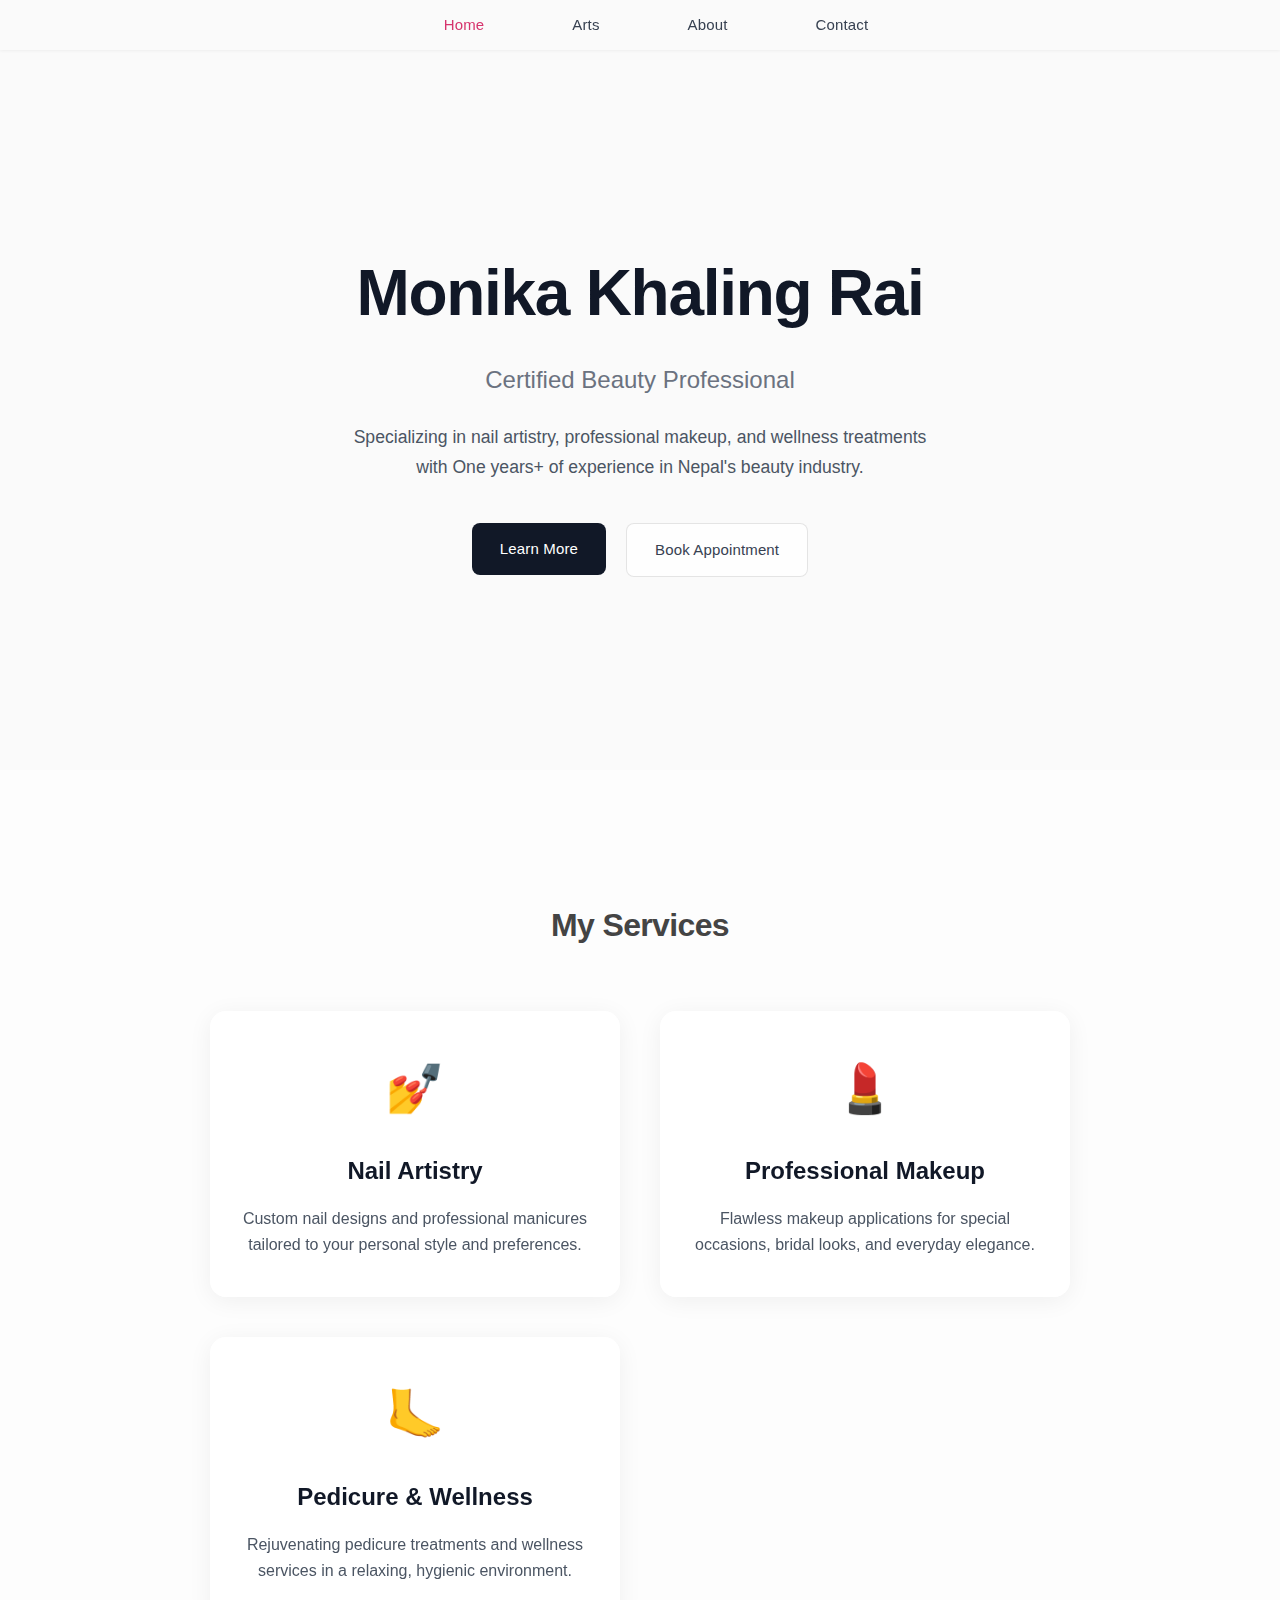
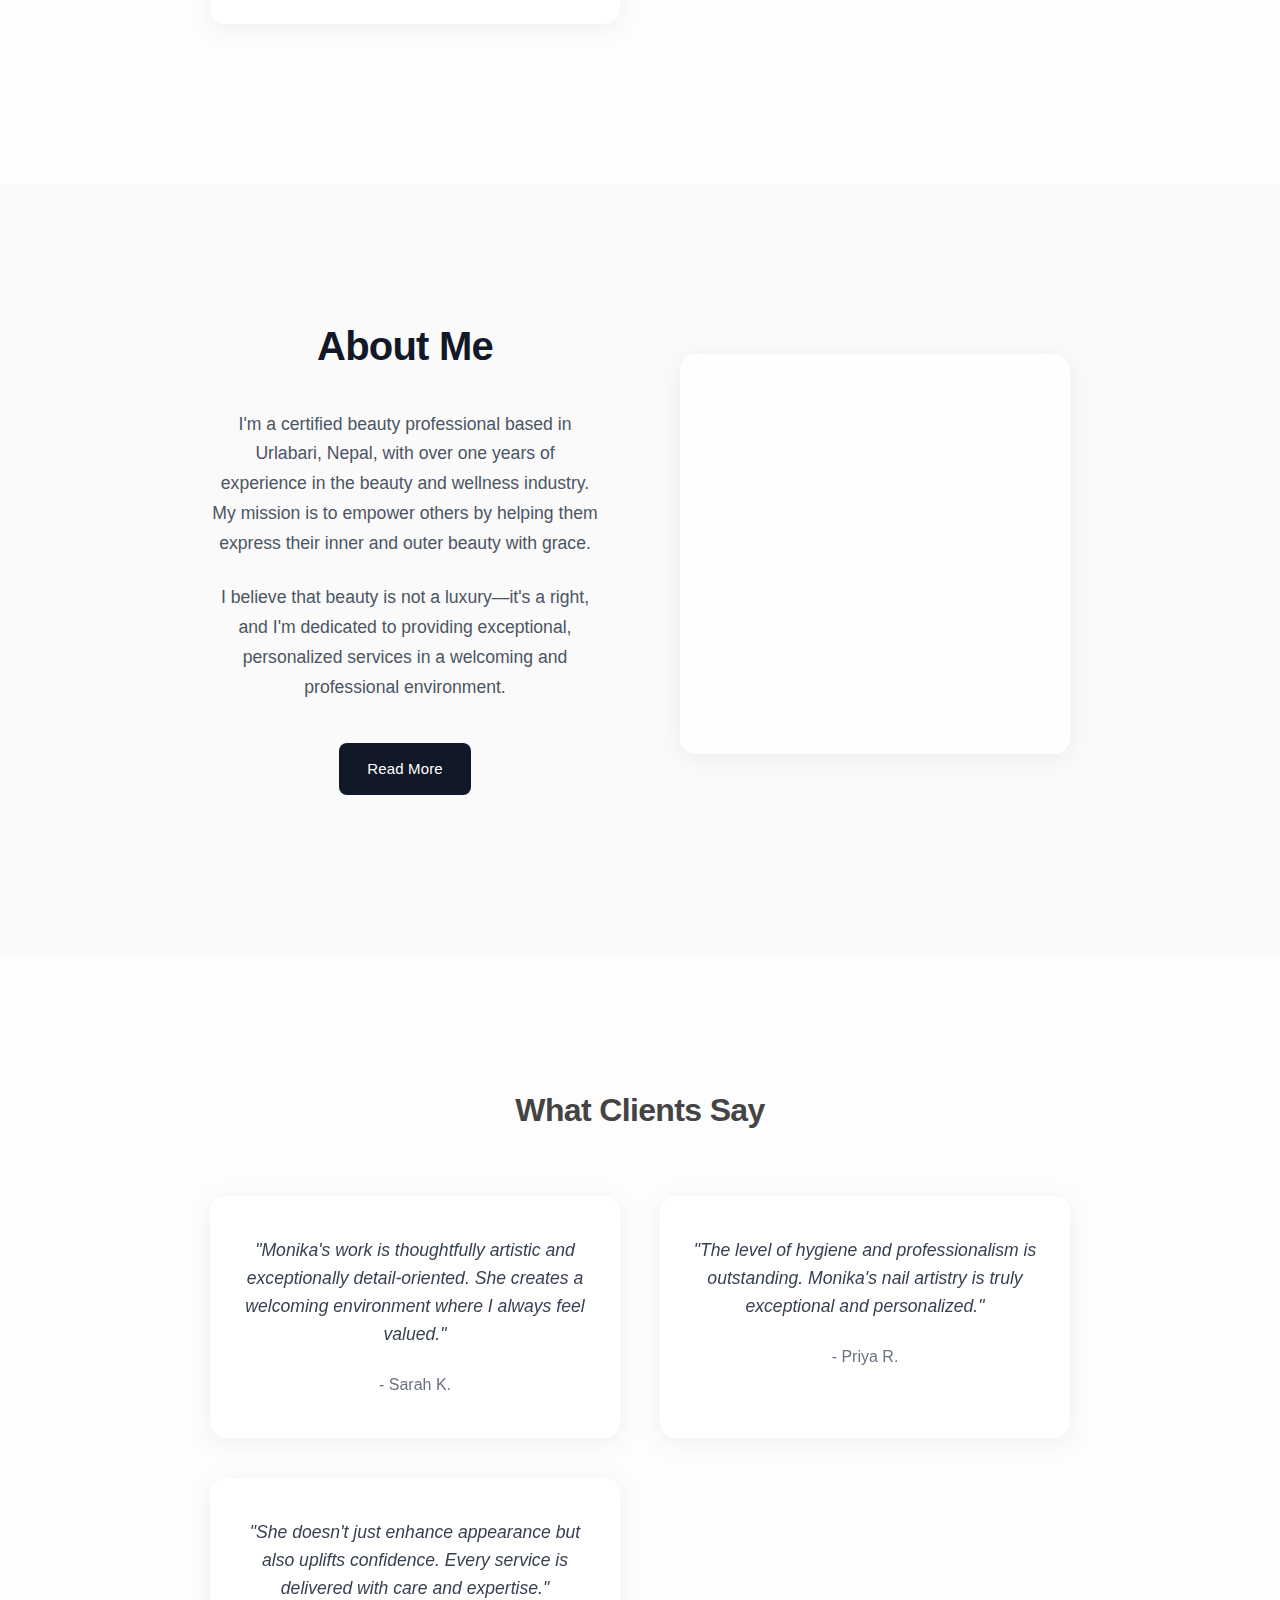
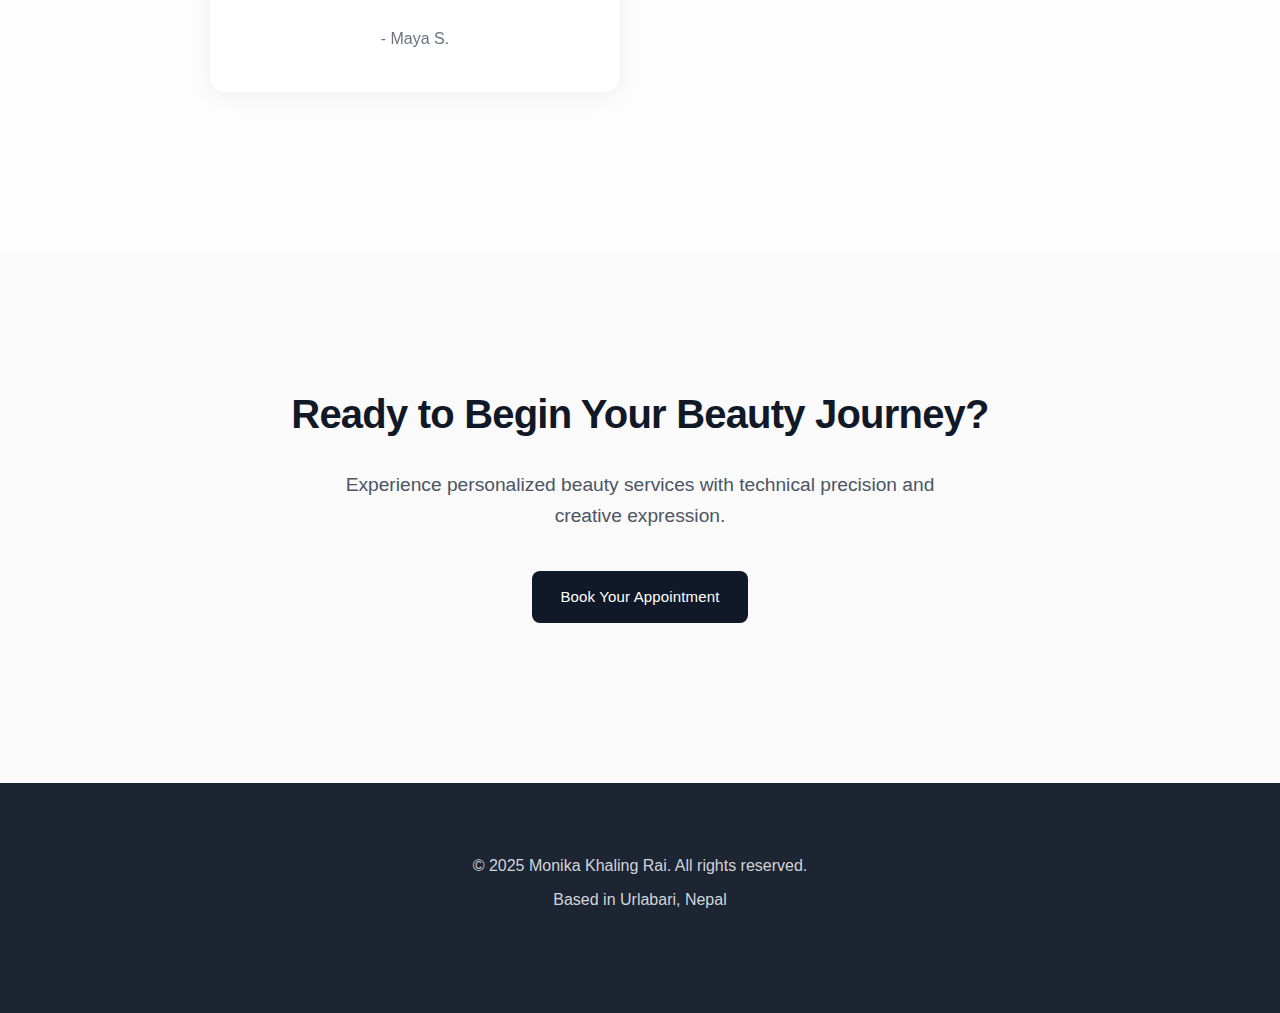
<file: index.html>
<!DOCTYPE html>
<html lang="en">
<head>
    <meta charset="UTF-8">
    <meta name="viewport" content="width=device-width, initial-scale=1.0">
    <title>Monika Khaling Rai - Beauty Professional</title>
    <link rel="stylesheet" href="styles.css">
</head>
<body>
    <div class="nav">
        <ul>
            <li><a href="index.html" class="active">Home</a></li>
            <li><a href="arts.html">Arts</a></li>
            <li><a href="about.html">About</a></li>
            <li><a href="contact.html">Contact</a></li>
        </ul>
    </div>

    <main class="homepage">
        <!-- Hero Section -->
        <section class="hero">
            <div class="hero-content">
                <h1 class="hero-title">Monika Khaling Rai</h1>
                <p class="hero-subtitle">Certified Beauty Professional</p>
                <p class="hero-description">Specializing in nail artistry, professional makeup, and wellness treatments with One years+ of experience in Nepal's beauty industry.</p>
                <div class="hero-buttons">
                    <a href="about.html" class="btn-primary">Learn More</a>
                    <a href="contact.html" class="btn-secondary">Book Appointment</a>
                </div>
            </div>
        </section>

        <!-- Services Section -->
        <section class="services">
            <div class="container">
                <h2 class="section-title">My Services</h2>
                <div class="services-grid">
                    <div class="service-card">
                        <div class="service-icon">💅</div>
                        <h3>Nail Artistry</h3>
                        <p>Custom nail designs and professional manicures tailored to your personal style and preferences.</p>
                    </div>
                    <div class="service-card">
                        <div class="service-icon">💄</div>
                        <h3>Professional Makeup</h3>
                        <p>Flawless makeup applications for special occasions, bridal looks, and everyday elegance.</p>
                    </div>
                    <div class="service-card">
                        <div class="service-icon">🦶</div>
                        <h3>Pedicure & Wellness</h3>
                        <p>Rejuvenating pedicure treatments and wellness services in a relaxing, hygienic environment.</p>
                    </div>
                </div>
            </div>
        </section>

        <!-- About Preview Section -->
        <section class="about-preview">
            <div class="container">
                <div class="about-content">
                    <div class="about-text">
                        <h2>About Me</h2>
                        <p>I'm a certified beauty professional based in Urlabari, Nepal, with over one years of experience in the beauty and wellness industry. My mission is to empower others by helping them express their inner and outer beauty with grace.</p>
                        <p>I believe that beauty is not a luxury—it's a right, and I'm dedicated to providing exceptional, personalized services in a welcoming and professional environment.</p>
                        <a href="about.html" class="btn-primary">Read More</a>
                    </div>
                    <div class="about-image">
                        <div class="image-placeholder">
                            <span></span>
                        </div>
                    </div>
                </div>
            </div>
        </section>

        <!-- Testimonials Section -->
        <section class="testimonials">
            <div class="container">
                <h2 class="section-title">What Clients Say</h2>
                <div class="testimonials-grid">
                    <div class="testimonial-card">
                        <p>"Monika's work is thoughtfully artistic and exceptionally detail-oriented. She creates a welcoming environment where I always feel valued."</p>
                        <div class="testimonial-author">- Sarah K.</div>
                    </div>
                    <div class="testimonial-card">
                        <p>"The level of hygiene and professionalism is outstanding. Monika's nail artistry is truly exceptional and personalized."</p>
                        <div class="testimonial-author">- Priya R.</div>
                    </div>
                    <div class="testimonial-card">
                        <p>"She doesn't just enhance appearance but also uplifts confidence. Every service is delivered with care and expertise."</p>
                        <div class="testimonial-author">- Maya S.</div>
                    </div>
                </div>
            </div>
        </section>

        <!-- CTA Section -->
        <section class="cta">
            <div class="container">
                <div class="cta-content">
                    <h2>Ready to Begin Your Beauty Journey?</h2>
                    <p>Experience personalized beauty services with technical precision and creative expression.</p>
                    <a href="contact.html" class="btn-primary">Book Your Appointment</a>
                </div>
            </div>
        </section>
    </main>

    <footer class="footer">
        <div class="container">
            <p>&copy; 2025 Monika Khaling Rai. All rights reserved.</p>
            <p>Based in Urlabari, Nepal</p>
        </div>
    </footer>
</body>

</html>
</file>
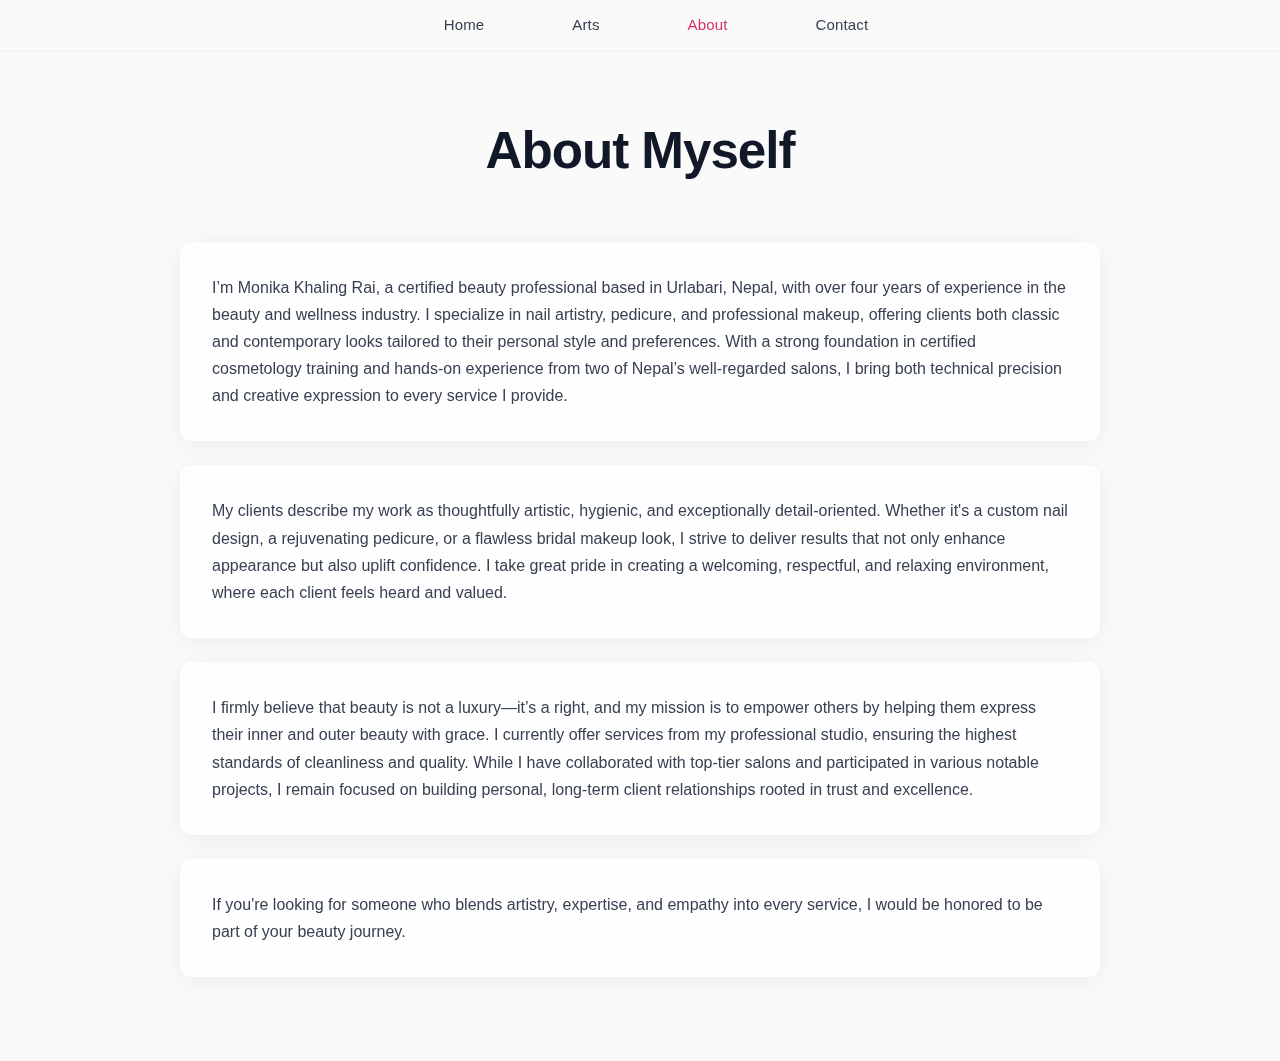
<file: about.html>
<!DOCTYPE html>
<html lang="en">
<head>
    <meta charset="UTF-8">
    <meta name="viewport" content="width=device-width, initial-scale=1.0">
    <title>Monika Khaling Rai</title>
</head>
<body>
    <link rel="stylesheet" href="styles.css">
    <div class="nav">
        <ul>
            <li><a href="index.html" >Home</a></li>
            <li><a href="arts.html">Arts</a></li>
            <li><a href="about.html" class="active">About</a></li>
            <li><a href="contact.html">Contact</a></li>
        </ul>


    </div>

<div class="int">
    <h3 class="line-i">About Myself</h3>
    <p class="first">I’m Monika Khaling Rai, a certified beauty professional based in Urlabari, Nepal, with over four years of experience in the beauty and wellness industry. I specialize in nail artistry, pedicure, and professional makeup, offering clients both classic and contemporary looks tailored to their personal style and preferences. With a strong foundation in certified cosmetology training and hands-on experience from two of Nepal’s well-regarded salons, I bring both technical precision and creative expression to every service I provide.</p>

    <p class="sec">My clients describe my work as thoughtfully artistic, hygienic, and exceptionally detail-oriented. Whether it's a custom nail design, a rejuvenating pedicure, or a flawless bridal makeup look, I strive to deliver results that not only enhance appearance but also uplift confidence. I take great pride in creating a welcoming, respectful, and relaxing environment, where each client feels heard and valued.</p>
    
    <p class="thir">I firmly believe that beauty is not a luxury—it’s a right, and my mission is to empower others by helping them express their inner and outer beauty with grace. I currently offer services from my professional studio, ensuring the highest standards of cleanliness and quality. While I have collaborated with top-tier salons and participated in various notable projects, I remain focused on building personal, long-term client relationships rooted in trust and excellence.</p>

    <p class="last">If you're looking for someone who blends artistry, expertise, and empathy into every service, I would be honored to be part of your beauty journey.

</p>
</div>
</body>
</html>
</file>
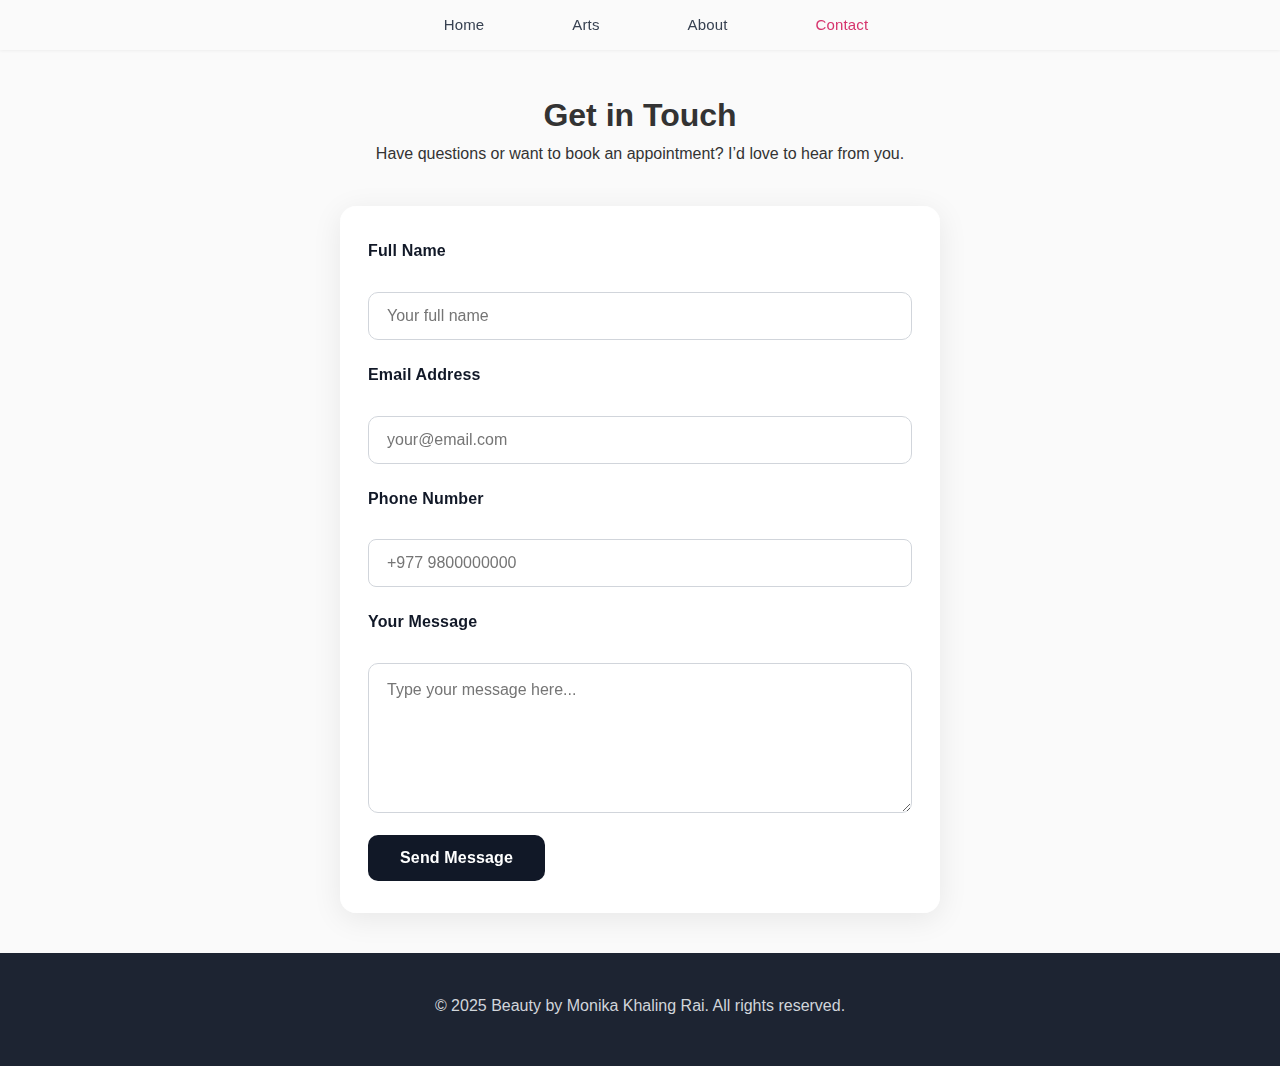
<file: contact.html>
<!DOCTYPE html>
<html lang="en">
<head>
  <meta charset="UTF-8" />
  <meta name="viewport" content="width=device-width, initial-scale=1" />
  <title>Contact | Beauty by Monika Khaling Rai</title>
  <link rel="stylesheet" href="styles.css" />
</head>
<body>

  <nav class="nav">
    <ul>
      <li><a href="index.html">Home</a></li>
      <li><a href="arts.html">Arts</a></li>
      <li><a href="about.html">About</a></li>
      <li><a href="contact.html" class="active">Contact</a></li>
    </ul>
  </nav>

  <section class="contact-hero">
    <h1>Get in Touch</h1>
    <p>Have questions or want to book an appointment? I’d love to hear from you.</p>
  </section>

  <section class="contact-section">
    <form id="contact-form" class="contact-form" action="https://formsubmit.co/mrai81051@gmail.com" method="POST">
      <input type="hidden" name="_captcha" value="false">
      <input type="hidden" name="_template" value="table">
      <input type="hidden" name="_next" value="thank-you.html" />

      <label for="name">Full Name</label>
      <input type="text" id="name" name="name" placeholder="Your full name" required />

      <label for="email">Email Address</label>
      <input type="email" id="email" name="email" placeholder="your@email.com" required />

      <label for="phone">Phone Number</label>
      <input type="tel" id="phone" name="phone" placeholder="+977 9800000000" required />

      <label for="message">Your Message</label>
      <textarea id="message" name="message" rows="5" placeholder="Type your message here..." required></textarea>

      <button type="submit" class="btn-primary">Send Message</button>
    </form>
  </section>

  <footer class="footer">
    <p>&copy; 2025 Beauty by Monika Khaling Rai. All rights reserved.</p>
  </footer>

  <script src="script.js"></script>
</body>
</html>
</file>
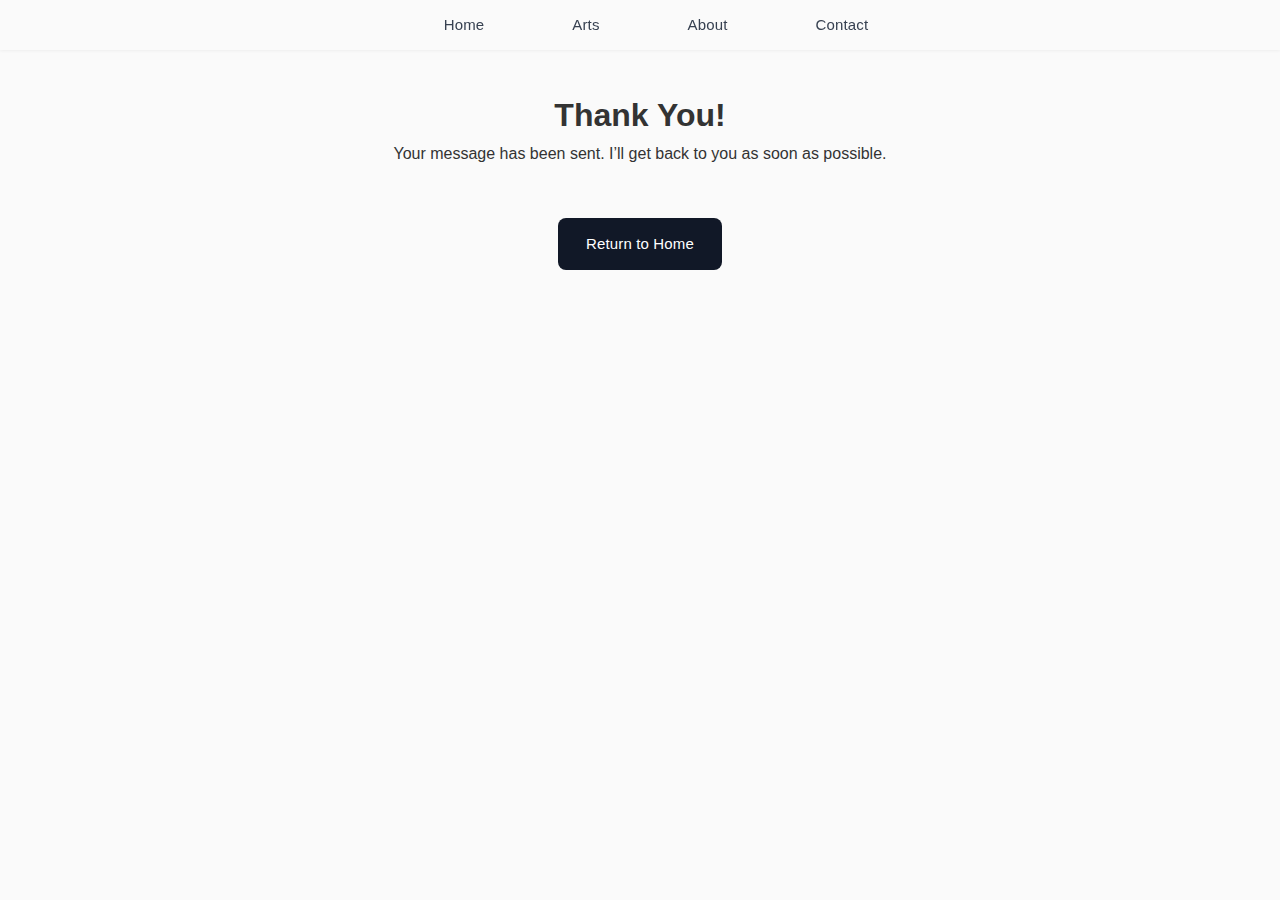
<file: thank-you.html>
<!DOCTYPE html>
<html lang="en">
<head>
  <meta charset="UTF-8" />
  <meta name="viewport" content="width=device-width, initial-scale=1" />
  <title>Thank You</title>
  <link rel="stylesheet" href="styles.css" />
</head>
<body>
  <nav class="nav">
    <ul>
      <li><a href="index.html">Home</a></li>
      <li><a href="arts.html">Arts</a></li>
      <li><a href="about.html">About</a></li>
      <li><a href="contact.html">Contact</a></li>
    </ul>
  </nav>

  <section class="contact-hero">
    <h1>Thank You!</h1>
    <p>Your message has been sent. I’ll get back to you as soon as possible.</p>

    <br>
    <br>
    
    <a href="index.html" class="btn-primary" id="btn">Return to Home</a>
  </section>

  <br>
  <br>

  
</body>
</html>
</file>
<file: styles.css>
* {
    margin: 0;
    padding: 0;
    box-sizing: border-box;
}

body {
    min-height: 100vh;
    width: 100%;
    background: linear-gradient(135deg, #fafafa, #f8fafc, #f1f5f9);
    background-size: 200% 200%;
    animation: gradientFlow 25s ease infinite;
    color: #1f2937;
    font-family: 'Segoe UI', -apple-system, BlinkMacSystemFont, 'Inter', sans-serif;
    line-height: 1.6;
    overflow-x: hidden;
}

@keyframes gradientFlow {
    0% { background-position: 0% 50%; }
    50% { background-position: 100% 50%; }
    100% { background-position: 0% 50%; }
}

/* Remove particle animation - too colorful */

/* Navigation Styles */
.nav {
    background: rgba(248, 250, 252, 0.95);
    backdrop-filter: blur(8px);
    position: sticky;
    top: 0;
    z-index: 100;
    padding: 18px 0;
    box-shadow: 0 1px 3px rgba(0, 0, 0, 0.05);
}

.nav ul {
    display: flex;
    justify-content: flex-end;
    align-items: center;
    list-style: none;
    margin: 0;
    padding: 0 40px;
    max-width: 1200px;
    margin-left: auto;
    margin-right: auto;
}

.nav li {
    list-style: none;
    margin-left: 32px;
}

.nav li a {
    text-decoration: none;
    color: #374151;
    font-weight: 500;
    font-size: 15px;
    padding: 8px 16px;
    border-radius: 6px;
    transition: all 0.2s ease;
    letter-spacing: 0.01em;
}

.nav li a:hover {
    color: #111827;
    background: rgba(0, 0, 0, 0.04);
    transform: translateY(-1px);
}

/* Main content container */
.int {
    max-width: 1000px;
    margin: 0 auto;
    padding: 60px 40px;
}

/* header section */
.line-i {
    text-align: center;
    font-weight: 600;
    font-size: 3.2rem;
    margin-bottom: 50px;
    color: #111827;
    animation: fadeInUp 1s ease-out;
    letter-spacing: -0.02em;
}

/* Content sections with clean design */
.first, .sec, .thir, .last {
    font-family: 'Segoe UI', sans-serif;
    padding: 32px;
    font-size: 1rem;
    font-weight: 400;
    line-height: 1.7;
    margin-bottom: 24px;
    background: rgba(255, 255, 255, 0.7);
    backdrop-filter: blur(10px);
    border-radius: 12px;
    box-shadow: 0 4px 24px rgba(0, 0, 0, 0.06);
    transition: all 0.3s ease;
    color: #374151;
}

.first::before, .sec::before, .thir::before, .last::before {
    display: none;
}

.first:hover, .sec:hover, .thir:hover, .last:hover {
    transform: translateY(-2px);
    box-shadow: 0 8px 32px rgba(0, 0, 0, 0.08);
    background: rgba(255, 255, 255, 0.8);
}

/* Animation keyframes */
@keyframes fadeInUp {
    from {
        opacity: 0;
        transform: translateY(30px);
    }
    to {
        opacity: 1;
        transform: translateY(0);
    }
}

/* Add staggered animation delays */
.first { animation: fadeInUp 1s ease-out 0.2s both; }
.sec { animation: fadeInUp 1s ease-out 0.4s both; }
.thir { animation: fadeInUp 1s ease-out 0.6s both; }
.last { animation: fadeInUp 1s ease-out 0.8s both; }

/* Responsive design */
@media (max-width: 768px) {
    .nav ul {
        padding: 0 20px;
        justify-content: center;
    }
    
    .nav li {
        margin: 0 16px;
    }
    
    .int {
        padding: 40px 20px;
    }
    
    .line-i {
        font-size: 2.4rem;
        margin-bottom: 35px;
    }
    
    .first, .sec, .thir, .last {
        padding: 24px;
        font-size: 0.95rem;
    }
}

@media (max-width: 480px) {
    .nav ul {
        flex-wrap: wrap;
        gap: 8px;
        justify-content: center;
    }
    
    .nav li {
        margin: 4px 8px;
    }
    
    .line-i {
        font-size: 2rem;
    }
    
    .first, .sec, .thir, .last {
        padding: 20px;
        font-size: 0.9rem;
    }
}
* {
    margin: 0;
    padding: 0;
    box-sizing: border-box;
}

body {
    min-height: 100vh;
    width: 100%;
    background: linear-gradient(135deg, #fafafa, #f8fafc, #f1f5f9);
    background-size: 200% 200%;
    animation: gradientFlow 25s ease infinite;
    color: #1f2937;
    font-family: 'Segoe UI', -apple-system, BlinkMacSystemFont, 'Inter', sans-serif;
    line-height: 1.6;
    overflow-x: hidden;
}

@keyframes gradientFlow {
    0% { background-position: 0% 50%; }
    50% { background-position: 100% 50%; }
    100% { background-position: 0% 50%; }
}

/* Navigation Styles */
.nav {
    background: rgba(248, 250, 252, 0.95);
    backdrop-filter: blur(8px);
    position: sticky;
    top: 0;
    z-index: 100;
    padding: 18px 0;
    box-shadow: 0 1px 3px rgba(0, 0, 0, 0.05);
}

.nav ul {
    display: flex;
    justify-content: flex-end;
    align-items: center;
    list-style: none;
    margin: 0;
    padding: 0 40px;
    max-width: 1200px;
    margin-left: auto;
    margin-right: auto;
}

.nav li {
    list-style: none;
    margin-left: 32px;
}

.nav li a {
    text-decoration: none;
    color: #374151;
    font-weight: 500;
    font-size: 15px;
    padding: 8px 16px;
    border-radius: 6px;
    transition: all 0.2s ease;
    letter-spacing: 0.01em;
}

.nav li a:hover {
    color: #111827;
    background: rgba(0, 0, 0, 0.04);
    transform: translateY(-1px);
}

/* Container */
.container {
    max-width: 1200px;
    margin: 0 auto;
    padding: 0 40px;
}

/* Hero Section */
.hero {
    min-height: 80vh;
    display: flex;
    align-items: center;
    justify-content: center;
    text-align: center;
    padding: 80px 40px;
}

.hero-content {
    max-width: 800px;
    animation: fadeInUp 1s ease-out;
}

.hero-title {
    font-size: 4rem;
    font-weight: 600;
    color: #111827;
    margin-bottom: 16px;
    letter-spacing: -0.02em;
}

.hero-subtitle {
    font-size: 1.5rem;
    color: #6b7280;
    margin-bottom: 24px;
    font-weight: 400;
}

.hero-description {
    font-size: 1.1rem;
    color: #4b5563;
    margin-bottom: 40px;
    line-height: 1.7;
    max-width: 600px;
    margin-left: auto;
    margin-right: auto;
}

.hero-buttons {
    display: flex;
    gap: 20px;
    justify-content: center;
    flex-wrap: wrap;
}

/* Buttons */
.btn-primary, .btn-secondary {
    display: inline-block;
    padding: 14px 28px;
    border-radius: 8px;
    text-decoration: none;
    font-weight: 500;
    font-size: 15px;
    transition: all 0.3s ease;
    letter-spacing: 0.01em;
}

.btn-primary {
    background: #111827;
    color: white;
}

.btn-primary:hover {
    background: #1f2937;
    transform: translateY(-2px);
    box-shadow: 0 8px 25px rgba(0, 0, 0, 0.15);
}

.btn-secondary {
    background: rgba(255, 255, 255, 0.8);
    color: #374151;
    border: 1px solid rgba(0, 0, 0, 0.1);
}

.btn-secondary:hover {
    background: white;
    transform: translateY(-2px);
    box-shadow: 0 8px 25px rgba(0, 0, 0, 0.1);
}

/* Services Section */
.services {
    padding: 100px 0;
    background: rgba(255, 255, 255, 0.5);
}

.section-title {
    text-align: center;
    font-size: 2.5rem;
    font-weight: 600;
    color: #111827;
    margin-bottom: 60px;
    letter-spacing: -0.02em;
}

.services-grid {
    display: grid;
    grid-template-columns: repeat(auto-fit, minmax(300px, 1fr));
    gap: 40px;
    margin-top: 60px;
}

.service-card {
    background: rgba(255, 255, 255, 0.8);
    backdrop-filter: blur(10px);
    padding: 40px 30px;
    border-radius: 16px;
    text-align: center;
    box-shadow: 0 4px 24px rgba(0, 0, 0, 0.06);
    transition: all 0.3s ease;
}

.service-card:hover {
    transform: translateY(-8px);
    box-shadow: 0 12px 40px rgba(0, 0, 0, 0.1);
}

.service-icon {
    font-size: 3rem;
    margin-bottom: 24px;
}

.service-card h3 {
    font-size: 1.5rem;
    font-weight: 600;
    color: #111827;
    margin-bottom: 16px;
}

.service-card p {
    color: #4b5563;
    line-height: 1.6;
}

/* About Preview Section */
.about-preview {
    padding: 100px 0;
}

.about-content {
    display: grid;
    grid-template-columns: 1fr 1fr;
    gap: 80px;
    align-items: center;
}

.about-text h2 {
    font-size: 2.5rem;
    font-weight: 600;
    color: #111827;
    margin-bottom: 32px;
    letter-spacing: -0.02em;
}

.about-text p {
    color: #4b5563;
    margin-bottom: 24px;
    font-size: 1.1rem;
    line-height: 1.7;
}

.about-text .btn-primary {
    margin-top: 16px;
}

.image-placeholder {
    background: rgba(255, 255, 255, 0.8);
    backdrop-filter: blur(10px);
    border-radius: 16px;
    height: 400px;
    display: flex;
    align-items: center;
    justify-content: center;
    color: #6b7280;
    font-size: 1.1rem;
    box-shadow: 0 4px 24px rgba(0, 0, 0, 0.06);
}

/* Testimonials Section */
.testimonials {
    padding: 100px 0;
    background: rgba(255, 255, 255, 0.5);
}

.testimonials-grid {
    display: grid;
    grid-template-columns: repeat(auto-fit, minmax(300px, 1fr));
    gap: 40px;
    margin-top: 60px;
}

.testimonial-card {
    background: rgba(255, 255, 255, 0.8);
    backdrop-filter: blur(10px);
    padding: 40px 30px;
    border-radius: 16px;
    box-shadow: 0 4px 24px rgba(0, 0, 0, 0.06);
    transition: all 0.3s ease;
}

.testimonial-card:hover {
    transform: translateY(-4px);
    box-shadow: 0 8px 32px rgba(0, 0, 0, 0.08);
}

.testimonial-card p {
    color: #374151;
    font-size: 1.1rem;
    line-height: 1.6;
    margin-bottom: 24px;
    font-style: italic;
}

.testimonial-author {
    color: #6b7280;
    font-weight: 500;
}

/* CTA Section */
.cta {
    padding: 100px 0;
    text-align: center;
}

.cta-content h2 {
    font-size: 2.5rem;
    font-weight: 600;
    color: #111827;
    margin-bottom: 24px;
    letter-spacing: -0.02em;
}

.cta-content p {
    font-size: 1.2rem;
    color: #4b5563;
    margin-bottom: 40px;
    max-width: 600px;
    margin-left: auto;
    margin-right: auto;
}

/* Footer */
.footer {
    background: rgba(17, 24, 39, 0.95);
    color: #d1d5db;
    text-align: center;
    padding: 40px 0;
}

.footer p {
    margin-bottom: 8px;
}

/* Animations */
@keyframes fadeInUp {
    from {
        opacity: 0;
        transform: translateY(30px);
    }
    to {
        opacity: 1;
        transform: translateY(0);
    }
}

/* Responsive Design */
@media (max-width: 968px) {
    .about-content {
        grid-template-columns: 1fr;
        gap: 60px;
        text-align: center;
    }
    
    .hero-title {
        font-size: 3rem;
    }
    
    .section-title {
        font-size: 2rem;
    }
}

@media (max-width: 768px) {
    .nav ul {
        padding: 0 20px;
        justify-content: center;
    }
    
    .nav li {
        margin: 0 16px;
    }
    
    .container {
        padding: 0 20px;
    }
    
    .hero {
        padding: 60px 20px;
    }
    
    .hero-title {
        font-size: 2.5rem;
    }
    
    .hero-buttons {
        flex-direction: column;
        align-items: center;
    }
    
    .services, .about-preview, .testimonials, .cta {
        padding: 60px 0;
    }
    
    .services-grid, .testimonials-grid {
        gap: 30px;
    }
    
    .service-card, .testimonial-card {
        padding: 30px 24px;
    }
}

@media (max-width: 480px) {
    .nav ul {
        flex-wrap: wrap;
        gap: 8px;
        justify-content: center;
    }
    
    .nav li {
        margin: 4px 8px;
    }
    
    .hero-title {
        font-size: 2rem;
    }
    
    .hero-subtitle {
        font-size: 1.2rem;
    }
    
    .section-title {
        font-size: 1.8rem;
    }
    
    .about-text h2 {
        font-size: 2rem;
    }
    
    .cta-content h2 {
        font-size: 2rem;
    }
}
/* Contact Form Styles */
.contact-form {
    display: flex;
    flex-direction: column;
    gap: 20px;
    max-width: 800px;
    margin: 0 auto;
}

.contact-form label {
    font-weight: 600;
    color: #111827;
    letter-spacing: 0.01em;
}

.contact-form input,
.contact-form textarea {
    padding: 14px 18px;
    font-size: 1rem;
    border-radius: 8px;
    border: 1.5px solid #d1d5db;
    transition: border-color 0.3s ease;
    font-family: 'Segoe UI', sans-serif;
    color: #1f2937;
    background: rgba(255, 255, 255, 0.9);
    backdrop-filter: blur(8px);
    resize: vertical;
}

.contact-form input:focus,
.contact-form textarea:focus {
    outline: none;
    border-color: #111827;
    box-shadow: 0 0 6px rgba(17, 24, 39, 0.4);
    background: white;
}

.btn-primary {
    align-self: flex-start;
    cursor: pointer;
    user-select: none;
}

.contact-form button:hover {
    background: #1f2937;
    box-shadow: 0 8px 25px rgba(0, 0, 0, 0.15);
    transform: translateY(-2px);
}

/* Responsive adjustments for form */
@media (max-width: 600px) {
    .contact-form {
        padding: 0 10px;
    }
}
/* General resets and body styling */
body {
  font-family: 'Segoe UI', Tahoma, Geneva, Verdana, sans-serif;
  background: #fafafa;
  color: #333;
  margin: 0;
  padding: 0;
  display: flex;
  flex-direction: column;
  min-height: 100vh;
}

/* Navbar styling */
.nav {
  background: transparent;
  padding: 12px 20px;
  text-align: center;
}

.nav ul {
  list-style: none;
  padding: 0;
  margin: 0;
  display: inline-flex;
  gap: 24px;
}

.nav a {
  text-decoration: none;
  color: #555;
  font-weight: 600;
  padding: 6px 12px;
  transition: color 0.3s;
}

.nav a:hover,
.nav a.active {
  color: #d6336c; /* A soft pink/red */
}

/* Container to center everything */
.container {
  max-width: 900px;
  margin: 30px auto 60px;
  padding: 0 20px;
  text-align: center;
}

/* Page title */
.page-title {
  font-size: 2.5rem;
  margin-bottom: 40px;
  color: #d6336c;
  font-weight: 700;
}

/* Each main section styling */
.art-section {
  margin-bottom: 50px;
}

/* Section Titles */
.section-title {
  font-size: 2rem;
  margin-bottom: 20px;
  color: #444;
  font-weight: 700;
}

/* Media group container: flex row, wrap on smaller */
.media-group {
  display: flex;
  justify-content: center;
  gap: 40px;
  flex-wrap: wrap;
}

/* Subsection (photos/videos) */
.media-subsection {
  flex: 1 1 300px;
  max-width: 400px;
}

/* Subsection titles */
.media-subsection h3 {
  font-size: 1.3rem;
  margin-bottom: 15px;
  color: #666;
  font-weight: 600;
}

/* Media grids for photos and videos */
.media-grid {
  display: grid;
  gap: 15px;
  grid-template-columns: repeat(auto-fit, minmax(120px, 1fr));
  justify-items: center;
}

/* Images styling */
.media-grid img {
  width: 100%;
  max-width: 180px;
  border-radius: 10px;
  box-shadow: 0 4px 8px rgb(0 0 0 / 0.1);
  transition: transform 0.3s ease;
}

.media-grid img:hover {
  transform: scale(1.05);
  cursor: pointer;
}

/* Video styling */
.media-grid video {
  width: 100%;
  max-width: 300px;
  border-radius: 10px;
  box-shadow: 0 4px 8px rgb(0 0 0 / 0.1);
}

/* Responsive tweak */
@media (max-width: 600px) {
  .media-group {
    flex-direction: column;
    gap: 30px;
  }
}
/* Contact Form Styles */
.contact-form {
    max-width: 600px;
    margin: 40px auto;
    background: rgba(255, 255, 255, 0.85);
    backdrop-filter: blur(10px);
    padding: 32px 28px;
    border-radius: 16px;
    box-shadow: 0 6px 30px rgba(0, 0, 0, 0.08);
    display: flex;
    flex-direction: column;
    gap: 22px;
    font-family: 'Segoe UI', sans-serif;
    color: #1f2937;
    animation: fadeInUp 1s ease-out;
}

.contact-form label {
    font-weight: 600;
    font-size: 1rem;
    margin-bottom: 6px;
    display: inline-block;
    color: #111827;
}

.contact-form input[type="text"],
.contact-form input[type="email"],
.contact-form textarea {
    width: 100%;
    padding: 14px 18px;
    font-size: 1rem;
    border-radius: 10px;
    border: 1.5px solid #d1d5db;
    background: rgba(255, 255, 255, 0.9);
    color: #1f2937;
    font-family: 'Segoe UI', sans-serif;
    resize: vertical;
    transition: border-color 0.3s ease, box-shadow 0.3s ease;
    box-sizing: border-box;
}

.contact-form input[type="text"]:focus,
.contact-form input[type="email"]:focus,
.contact-form textarea:focus {
    outline: none;
    border-color: #111827;
    box-shadow: 0 0 8px rgba(17, 24, 39, 0.3);
    background: #fff;
}

.contact-form textarea {
    min-height: 140px;
    line-height: 1.5;
}

.contact-form button {
    align-self: flex-start;
    background: #111827;
    color: white;
    padding: 14px 32px;
    font-size: 1rem;
    font-weight: 600;
    border: none;
    border-radius: 10px;
    cursor: pointer;
    transition: background 0.3s ease, box-shadow 0.3s ease, transform 0.2s ease;
    user-select: none;
}

.contact-form button:hover,
.contact-form button:focus {
    background: #1f2937;
    box-shadow: 0 8px 25px rgba(0, 0, 0, 0.15);
    transform: translateY(-2px);
}

@media (max-width: 600px) {
    .contact-form {
        margin: 20px 16px;
        padding: 24px 20px;
    }
}

.contact-hero{
    text-align: center;
    padding-top: 40px;
}
</file>
